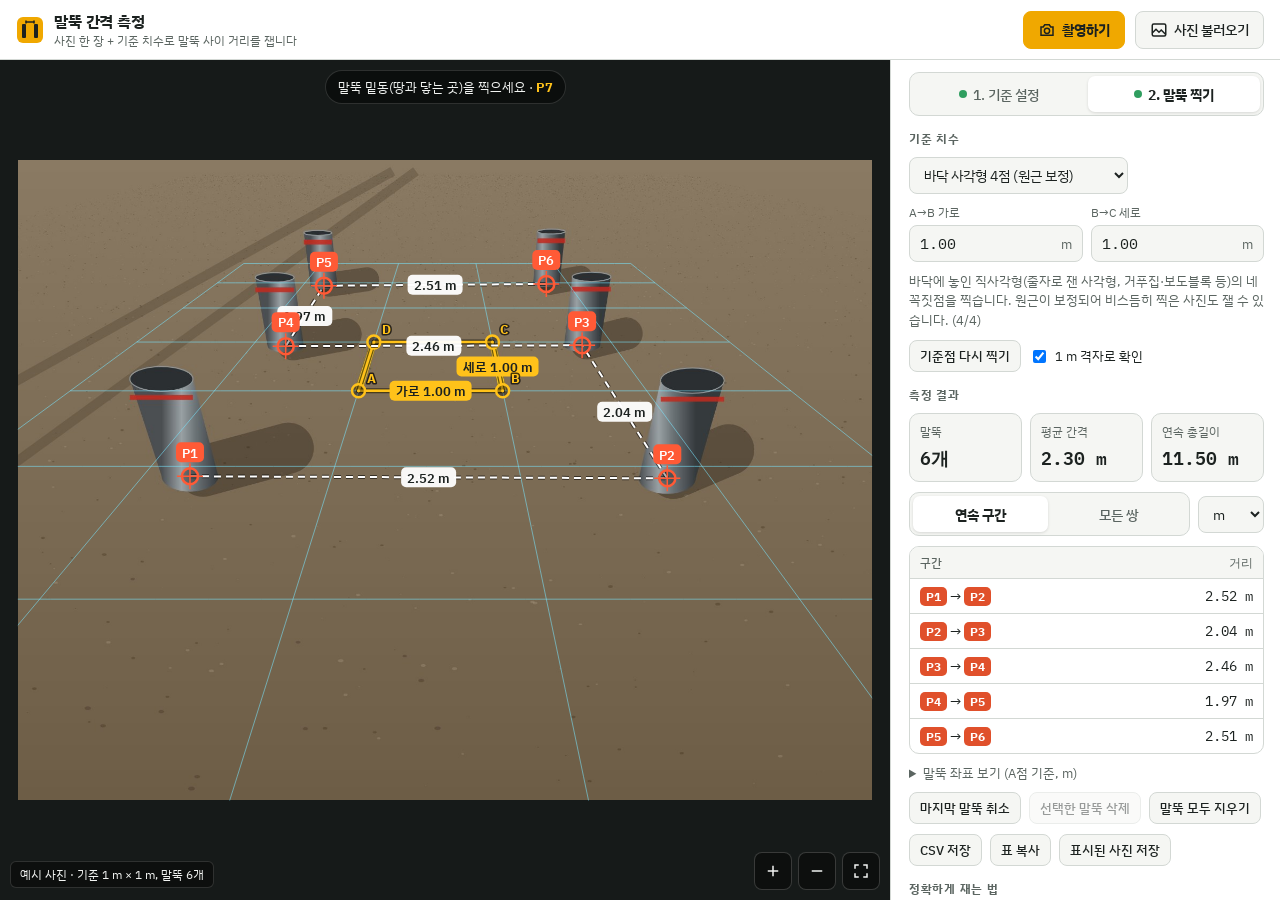
<file: pile-measure/index.html>
<!doctype html>
<html lang="ko"><head><meta charset="utf-8"><meta name="viewport" content="width=device-width,initial-scale=1,viewport-fit=cover"><style>:root{padding-top:env(safe-area-inset-top,0px);padding-bottom:env(safe-area-inset-bottom,0px)}body{margin:0}img{max-width:100%}[hidden]{display:none!important}</style></head><body>
<title>말뚝 간격 측정</title>
<meta name="claude:viewport-fit-sides" content="cover">
<link rel="preconnect" href="https://fonts.googleapis.com">
<link rel="stylesheet" href="https://fonts.googleapis.com/css2?family=IBM+Plex+Mono:wght@500;600&family=IBM+Plex+Sans+KR:wght@400;500;700&display=swap">
<style>
/* Layout: one-screen field tool. Dark photo stage on top (or left on wide screens), control sheet below (or right). */
:root {
  --bg: #eceeea;
  --surface: #ffffff;
  --surface-2: #f5f6f3;
  --ink: #1c2220;
  --muted: #5b6561;
  --line: #d3d8d4;
  --accent: #f0a800;      /* survey-tape yellow */
  --accent-ink: #1c2220;
  --pile: #e0502b;        /* marking-paint orange */
  --warn-bg: #fff3d6;
  --warn-ink: #6b4a00;
  --stage: #161a19;
  --font-ui: "IBM Plex Sans KR", "Apple SD Gothic Neo", "Malgun Gothic", system-ui, sans-serif;
  --font-num: "IBM Plex Mono", ui-monospace, "SFMono-Regular", Menlo, monospace;
}
@media (prefers-color-scheme: dark) {
  :root:not([data-theme="light"]) {
    --bg: #121514; --surface: #1b201e; --surface-2: #222826; --ink: #e6eae7; --muted: #9ba5a0;
    --line: #2f3633; --accent: #ffbe1a; --accent-ink: #141716; --pile: #ff6a43;
    --warn-bg: #3a2f12; --warn-ink: #ffd98a; --stage: #0c0e0d; color-scheme: dark;
  }
}
:root[data-theme="dark"] {
  --bg: #121514; --surface: #1b201e; --surface-2: #222826; --ink: #e6eae7; --muted: #9ba5a0;
  --line: #2f3633; --accent: #ffbe1a; --accent-ink: #141716; --pile: #ff6a43;
  --warn-bg: #3a2f12; --warn-ink: #ffd98a; --stage: #0c0e0d; color-scheme: dark;
}
* { box-sizing: border-box; }
html, body { height: 100%; }
body { background: var(--bg); color: var(--ink); font-family: var(--font-ui); font-size: 14px; overflow: hidden; }
button, input, select { font: inherit; color: inherit; }
.app { height: 100%; display: grid; grid-template-rows: auto minmax(220px, 1fr) auto; }
header {
  display: flex; align-items: center; gap: 10px; flex-wrap: wrap;
  padding-block: 10px; padding-left: max(16px, env(safe-area-inset-left, 0px)); padding-right: max(16px, env(safe-area-inset-right, 0px));
  background: var(--surface); border-bottom: 1px solid var(--line);
}
.brand { display: flex; align-items: center; gap: 10px; margin-right: auto; min-width: 0; }
.brand-mark { width: 28px; height: 28px; flex: none; }
.brand h1 { font-size: 16px; font-weight: 700; margin: 0; letter-spacing: -0.01em; white-space: nowrap; }
.brand small { display: block; color: var(--muted); font-size: 11.5px; white-space: nowrap; }
.btn {
  display: inline-flex; align-items: center; justify-content: center; gap: 6px;
  min-height: 38px; padding: 0 14px; border-radius: 8px; border: 1px solid var(--line);
  background: var(--surface-2); cursor: pointer; font-weight: 500; white-space: nowrap;
}
.btn:hover { border-color: var(--muted); }
.btn:focus-visible, .seg button:focus-visible, input:focus-visible, select:focus-visible { outline: 2px solid var(--accent); outline-offset: 2px; }
.btn.primary { background: var(--accent); border-color: var(--accent); color: var(--accent-ink); font-weight: 700; }
.btn:disabled { opacity: .45; cursor: default; }
.btn.small { min-height: 32px; padding: 0 10px; font-size: 13px; }
.btn svg { width: 18px; height: 18px; }
input[type=file] { display: none; }

.stage { position: relative; background: var(--stage); min-height: 0; overflow: hidden; }
.stage canvas#view { position: absolute; inset: 0; width: 100%; height: 100%; touch-action: none; cursor: crosshair; display: block; }
.hint {
  position: absolute; top: 10px; left: max(10px, env(safe-area-inset-left, 0px)); right: max(10px, env(safe-area-inset-right, 0px));
  display: flex; justify-content: center; pointer-events: none;
}
.hint span {
  background: rgba(10, 12, 11, .78); color: #f2f4f2; padding: 7px 12px; border-radius: 999px; font-size: 13px;
  border: 1px solid rgba(255,255,255,.14); max-width: 100%; text-align: center;
}
.hint b { color: #ffc21a; font-weight: 700; }
.stage-tools { position: absolute; right: max(10px, env(safe-area-inset-right, 0px)); bottom: 10px; display: flex; gap: 6px; }
.stage-tools button {
  width: 38px; height: 38px; border-radius: 8px; border: 1px solid rgba(255,255,255,.18);
  background: rgba(10,12,11,.72); color: #f2f4f2; cursor: pointer; display: grid; place-items: center;
}
.stage-tools svg { width: 18px; height: 18px; }
.sample-tag {
  position: absolute; left: max(10px, env(safe-area-inset-left, 0px)); bottom: 12px; pointer-events: none;
  font-size: 12px; color: #f2f4f2; background: rgba(10,12,11,.72); padding: 4px 9px; border-radius: 6px; border: 1px solid rgba(255,255,255,.14);
}
#loupe {
  position: absolute; top: 56px; left: 12px; width: 132px; height: 132px; border-radius: 50%;
  border: 3px solid #ffc21a; box-shadow: 0 6px 22px rgba(0,0,0,.5); pointer-events: none; background: #000;
}

.panel {
  background: var(--surface); border-top: 1px solid var(--line); overflow-y: auto; max-height: 46vh;
  padding-block: 12px 18px; padding-left: max(16px, env(safe-area-inset-left, 0px)); padding-right: max(16px, env(safe-area-inset-right, 0px));
  display: flex; flex-direction: column; gap: 14px;
}
.seg { display: grid; grid-template-columns: 1fr 1fr; background: var(--surface-2); border: 1px solid var(--line); border-radius: 10px; padding: 3px; gap: 3px; }
.seg button { border: 0; background: transparent; border-radius: 7px; min-height: 36px; cursor: pointer; font-weight: 500; color: var(--muted); display: flex; align-items: center; justify-content: center; gap: 6px; }
.seg button[aria-pressed="true"] { background: var(--surface); color: var(--ink); font-weight: 700; box-shadow: 0 1px 3px rgba(0,0,0,.12); }
.seg .dot { width: 8px; height: 8px; border-radius: 50%; background: var(--line); }
.seg .dot.ok { background: #2f9e5f; }
.section { display: flex; flex-direction: column; gap: 10px; }
.section h2 { margin: 0; font-size: 12px; font-weight: 700; color: var(--muted); letter-spacing: .06em; }
.row { display: flex; gap: 8px; flex-wrap: wrap; align-items: center; }
.field { display: flex; flex-direction: column; gap: 4px; flex: 1 1 110px; min-width: 0; }
.field label { font-size: 12px; color: var(--muted); }
.field .inp { display: flex; align-items: center; border: 1px solid var(--line); border-radius: 8px; background: var(--surface-2); }
.field input { width: 100%; min-width: 0; border: 0; background: transparent; padding: 8px 10px; font-family: var(--font-num); font-size: 15px; font-variant-numeric: tabular-nums; }
.field .unit { padding-right: 10px; color: var(--muted); font-size: 13px; }
select { border: 1px solid var(--line); border-radius: 8px; background: var(--surface-2); padding: 7px 10px; min-height: 36px; }
.note { font-size: 12.5px; color: var(--muted); line-height: 1.55; margin: 0; }
.warn { font-size: 12.5px; line-height: 1.5; background: var(--warn-bg); color: var(--warn-ink); padding: 8px 10px; border-radius: 8px; margin: 0; }
.stats { display: grid; grid-template-columns: repeat(3, minmax(0, 1fr)); gap: 8px; }
.stat { background: var(--surface-2); border: 1px solid var(--line); border-radius: 10px; padding: 9px 10px; min-width: 0; }
.stat .k { font-size: 11.5px; color: var(--muted); }
.stat .v { font-family: var(--font-num); font-size: 18px; font-weight: 600; font-variant-numeric: tabular-nums; margin-top: 2px; white-space: nowrap; overflow: hidden; text-overflow: ellipsis; }
.table-wrap { overflow-x: auto; border: 1px solid var(--line); border-radius: 10px; }
table { width: 100%; border-collapse: collapse; font-size: 13.5px; }
th, td { padding: 7px 10px; text-align: left; border-bottom: 1px solid var(--line); white-space: nowrap; }
th { font-size: 11.5px; color: var(--muted); font-weight: 500; background: var(--surface-2); }
tr:last-child td { border-bottom: 0; }
td.num, th.num { text-align: right; font-family: var(--font-num); font-variant-numeric: tabular-nums; }
td .tag { display: inline-block; min-width: 26px; padding: 1px 6px; border-radius: 5px; background: var(--pile); color: #fff; font-weight: 700; font-size: 12px; text-align: center; }
details summary { cursor: pointer; color: var(--muted); font-size: 13px; }
.check { display: inline-flex; align-items: center; gap: 6px; font-size: 13px; cursor: pointer; }
.toast {
  position: fixed; left: 50%; bottom: calc(18px + env(safe-area-inset-bottom, 0px)); transform: translateX(-50%);
  background: var(--ink); color: var(--surface); padding: 9px 14px; border-radius: 8px; font-size: 13px; z-index: 20;
  max-width: calc(100% - 32px); text-align: center; box-shadow: 0 6px 20px rgba(0,0,0,.25);
}
.cam { position: fixed; inset: 0; z-index: 30; background: #000; color: #f2f4f2; overflow: hidden; }
.cam video { position: absolute; inset: 0; width: 100%; height: 100%; object-fit: contain; background: #000; }
.cam-guide { position: absolute; inset: 0; pointer-events: none; }
.cam-guide i { position: absolute; background: rgba(255,255,255,.22); }
.cam-guide i:nth-child(1) { left: 33.33%; top: 0; bottom: 0; width: 1px; }
.cam-guide i:nth-child(2) { left: 66.66%; top: 0; bottom: 0; width: 1px; }
.cam-guide i:nth-child(3) { top: 33.33%; left: 0; right: 0; height: 1px; }
.cam-guide i:nth-child(4) { top: 66.66%; left: 0; right: 0; height: 1px; }
.cam-guide b { position: absolute; left: 50%; top: 50%; width: 26px; height: 26px; margin: -13px 0 0 -13px; border: 2px solid #ffc21a; border-radius: 50%; }
.cam-top {
  position: absolute; top: calc(12px + env(safe-area-inset-top, 0px)); left: max(12px, env(safe-area-inset-left, 0px)); right: max(12px, env(safe-area-inset-right, 0px));
  display: flex; justify-content: center; pointer-events: none;
}
.cam-top span { background: rgba(10,12,11,.72); padding: 7px 12px; border-radius: 999px; font-size: 13px; text-align: center; border: 1px solid rgba(255,255,255,.14); }
.cam-err {
  position: absolute; left: 50%; top: 50%; transform: translate(-50%, -50%); width: min(340px, calc(100% - 32px));
  background: rgba(20,24,22,.94); border: 1px solid rgba(255,255,255,.16); border-radius: 12px; padding: 16px; display: flex; flex-direction: column; gap: 12px; text-align: center;
}
.cam-err p { margin: 0; line-height: 1.55; font-size: 14px; }
.cam-bar {
  position: absolute; left: 0; right: 0; bottom: 0; display: flex; align-items: center; justify-content: space-between;
  padding-top: 18px; padding-bottom: calc(22px + env(safe-area-inset-bottom, 0px));
  padding-left: max(28px, env(safe-area-inset-left, 0px)); padding-right: max(28px, env(safe-area-inset-right, 0px));
  background: linear-gradient(transparent, rgba(0,0,0,.6));
}
.cam-side { width: 48px; height: 48px; border-radius: 50%; border: 1px solid rgba(255,255,255,.25); background: rgba(10,12,11,.6); color: #f2f4f2; display: grid; place-items: center; cursor: pointer; }
.cam-side svg { width: 22px; height: 22px; }
.cam-shutter { width: 76px; height: 76px; border-radius: 50%; border: 4px solid #fff; background: transparent; padding: 4px; cursor: pointer; }
.cam-shutter span { display: block; width: 100%; height: 100%; border-radius: 50%; background: #ffc21a; transition: transform .08s; }
.cam-shutter:active span { transform: scale(.88); }
.cam-shutter:disabled { opacity: .4; }
.cam button:focus-visible { outline: 2px solid #ffc21a; outline-offset: 3px; }
@media (min-width: 900px) {
  .app { grid-template-columns: minmax(0, 1fr) 390px; grid-template-rows: auto minmax(0, 1fr); }
  header { grid-column: 1 / -1; }
  .panel { max-height: none; border-top: 0; border-left: 1px solid var(--line); padding-left: 18px; }
}
@media (max-width: 560px) {
  .brand small { display: none; }
  header .btn .lbl-long { display: none; }
}
@media (prefers-reduced-motion: reduce) { * { transition: none !important; } }
</style>

<div class="app">
  <header>
    <div class="brand">
      <svg class="brand-mark" viewBox="0 0 28 28" aria-hidden="true">
        <rect x="1" y="1" width="26" height="26" rx="6" fill="var(--accent)"/>
        <rect x="6" y="8" width="4" height="14" rx="1" fill="var(--accent-ink)"/>
        <rect x="18" y="8" width="4" height="14" rx="1" fill="var(--accent-ink)"/>
        <path d="M10 6h8M10 4.5v3M18 4.5v3" stroke="var(--accent-ink)" stroke-width="1.6" fill="none"/>
      </svg>
      <div>
        <h1>말뚝 간격 측정</h1>
        <small>사진 한 장 + 기준 치수로 말뚝 사이 거리를 잽니다</small>
      </div>
    </div>
    <button type="button" class="btn primary" id="camBtn">
      <svg viewBox="0 0 24 24" fill="none" stroke="currentColor" stroke-width="2" aria-hidden="true"><path d="M4 8h3l2-3h6l2 3h3v11H4z"/><circle cx="12" cy="13" r="3.5"/></svg>
      <span>촬영<span class="lbl-long">하기</span></span>
    </button>
    <label class="btn" for="fileInput">
      <svg viewBox="0 0 24 24" fill="none" stroke="currentColor" stroke-width="2" aria-hidden="true"><rect x="3" y="4" width="18" height="16" rx="2"/><path d="m3 16 5-5 4 4 3-3 6 6"/></svg>
      <span>사진<span class="lbl-long"> 불러오기</span></span>
    </label>
    <input id="camInput" type="file" accept="image/*" capture="environment">
    <input id="fileInput" type="file" accept="image/*">
  </header>

  <div class="stage" id="stage">
    <canvas id="view"></canvas>
    <div class="hint"><span id="hint"></span></div>
    <canvas id="loupe" width="264" height="264" hidden></canvas>
    <div class="sample-tag" id="sampleTag">예시 사진 · 기준 1 m × 1 m, 말뚝 6개</div>
    <div class="stage-tools">
      <button type="button" id="zoomIn" aria-label="확대"><svg viewBox="0 0 24 24" fill="none" stroke="currentColor" stroke-width="2"><path d="M12 5v14M5 12h14"/></svg></button>
      <button type="button" id="zoomOut" aria-label="축소"><svg viewBox="0 0 24 24" fill="none" stroke="currentColor" stroke-width="2"><path d="M5 12h14"/></svg></button>
      <button type="button" id="fitBtn" aria-label="화면에 맞추기"><svg viewBox="0 0 24 24" fill="none" stroke="currentColor" stroke-width="2"><path d="M4 9V4h5M20 9V4h-5M4 15v5h5M20 15v5h-5"/></svg></button>
    </div>
  </div>

  <aside class="panel">
    <div class="seg" role="group" aria-label="작업 단계">
      <button type="button" id="modeRef" aria-pressed="true"><span class="dot" id="dotRef"></span>1. 기준 설정</button>
      <button type="button" id="modePile" aria-pressed="false"><span class="dot" id="dotPile"></span>2. 말뚝 찍기</button>
    </div>

    <section class="section" id="refSection">
      <h2>기준 치수</h2>
      <div class="row">
        <select id="refType" aria-label="기준 방식">
          <option value="rect">바닥 사각형 4점 (원근 보정)</option>
          <option value="line">기준 길이 2점 (위에서 수직 촬영)</option>
        </select>
      </div>
      <div class="row" id="rectFields">
        <div class="field"><label for="refW">A→B 가로</label><div class="inp"><input id="refW" type="number" inputmode="decimal" step="0.01" min="0.01" value="1.00"><span class="unit">m</span></div></div>
        <div class="field"><label for="refH">B→C 세로</label><div class="inp"><input id="refH" type="number" inputmode="decimal" step="0.01" min="0.01" value="1.00"><span class="unit">m</span></div></div>
      </div>
      <div class="row" id="lineFields" hidden>
        <div class="field"><label for="refL">두 점 사이 실제 길이</label><div class="inp"><input id="refL" type="number" inputmode="decimal" step="0.01" min="0.01" value="1.00"><span class="unit">m</span></div></div>
      </div>
      <p class="note" id="refNote"></p>
      <p class="warn" id="refWarn" hidden></p>
      <div class="row">
        <button type="button" class="btn small" id="resetRef">기준점 다시 찍기</button>
        <label class="check"><input type="checkbox" id="showGrid" checked> 1 m 격자로 확인</label>
      </div>
    </section>

    <section class="section">
      <h2>측정 결과</h2>
      <div class="stats">
        <div class="stat"><div class="k">말뚝</div><div class="v" id="stCount">0개</div></div>
        <div class="stat"><div class="k">평균 간격</div><div class="v" id="stAvg">–</div></div>
        <div class="stat"><div class="k">연속 총길이</div><div class="v" id="stTotal">–</div></div>
      </div>
      <p class="warn" id="pileWarn" hidden></p>
      <div class="row">
        <div class="seg" style="flex:1 1 200px" role="group" aria-label="표 보기">
          <button type="button" id="listSeq" aria-pressed="true">연속 구간</button>
          <button type="button" id="listAll" aria-pressed="false">모든 쌍</button>
        </div>
        <select id="unit" aria-label="단위">
          <option value="m">m</option>
          <option value="mm">mm</option>
        </select>
      </div>
      <div class="table-wrap"><table id="distTable"></table></div>
      <details>
        <summary>말뚝 좌표 보기 (A점 기준, m)</summary>
        <div class="table-wrap" style="margin-top:8px"><table id="coordTable"></table></div>
      </details>
      <div class="row">
        <button type="button" class="btn small" id="undoPile">마지막 말뚝 취소</button>
        <button type="button" class="btn small" id="delSel" disabled>선택한 말뚝 삭제</button>
        <button type="button" class="btn small" id="clearPiles">말뚝 모두 지우기</button>
      </div>
      <div class="row">
        <button type="button" class="btn small" id="saveCsv">CSV 저장</button>
        <button type="button" class="btn small" id="copyCsv">표 복사</button>
        <button type="button" class="btn small" id="savePng">표시된 사진 저장</button>
      </div>
    </section>

    <section class="section">
      <h2>정확하게 재는 법</h2>
      <p class="note">
        · 말뚝은 <b>땅에 닿는 밑동</b>을 찍으세요. 머리를 찍으면 높이만큼 거리가 틀어집니다.<br>
        · 기준 사각형은 말뚝들과 <b>같은 바닥면</b>에 두고, 측정 범위의 가운데쯤에 크게 잡을수록 정확합니다 (줄자로 잰 2 m × 2 m 등).<br>
        · 꼭짓점은 A→B→C→D 둘레 순서로 찍습니다. 점을 길게 눌러 끌면 확대경으로 미세 조정됩니다.<br>
        · 두 손가락으로 확대·이동할 수 있습니다. 격자가 바닥 줄눈·줄자와 맞으면 보정이 잘 된 것입니다.<br>
        · 바닥이 크게 기울었거나 울퉁불퉁하면 오차가 커집니다. 중요한 시공 검측은 줄자·토털스테이션으로 확인하세요.
      </p>
    </section>
  </aside>
</div>
<div class="cam" id="cam" hidden role="dialog" aria-label="카메라">
  <video id="camVideo" playsinline muted autoplay></video>
  <div class="cam-guide" aria-hidden="true"><i></i><i></i><i></i><i></i><b></b></div>
  <div class="cam-top"><span id="camTip">기준 사각형과 말뚝 밑동이 모두 화면에 들어오게 찍으세요</span></div>
  <div class="cam-err" id="camErr" hidden>
    <p id="camErrMsg"></p>
    <label class="btn primary" for="camInput">기본 카메라 앱으로 찍기</label>
  </div>
  <div class="cam-bar">
    <button type="button" class="cam-side" id="camClose" aria-label="카메라 닫기"><svg viewBox="0 0 24 24" fill="none" stroke="currentColor" stroke-width="2.2"><path d="M6 6l12 12M18 6 6 18"/></svg></button>
    <button type="button" class="cam-shutter" id="camShot" aria-label="사진 찍기"><span></span></button>
    <button type="button" class="cam-side" id="camFlip" aria-label="전면·후면 카메라 전환"><svg viewBox="0 0 24 24" fill="none" stroke="currentColor" stroke-width="2"><path d="M4 8h3l2-3h6l2 3h3v11H4z"/><path d="M9.5 12.5a2.8 2.8 0 0 1 5-1.2M14.5 14a2.8 2.8 0 0 1-5 1.2"/><path d="M14.8 9.6v1.9h-1.9M9.2 16.6v-1.9h1.9"/></svg></button>
  </div>
</div>
<div class="toast" id="toast" hidden></div>

<script>
(() => {
  "use strict";
  const $ = (id) => document.getElementById(id);
  const canvas = $("view"), ctx = canvas.getContext("2d");
  const stage = $("stage"), loupe = $("loupe"), lctx = loupe.getContext("2d");

  const state = {
    img: null, imgW: 0, imgH: 0, isSample: false,
    mode: "ref", refType: "rect",
    refPts: [], piles: [],
    selected: null,            // {kind:'ref'|'pile', i}
    showGrid: true, listMode: "seq", unit: "m",
  };
  const view = { s: 1, tx: 0, ty: 0, touched: false };
  let dpr = window.devicePixelRatio || 1;
  let cw = 0, ch = 0;

  // ---------- math ----------
  function solve(A, b) {
    const n = b.length;
    for (let c = 0; c < n; c++) {
      let p = c;
      for (let r = c + 1; r < n; r++) if (Math.abs(A[r][c]) > Math.abs(A[p][c])) p = r;
      if (Math.abs(A[p][c]) < 1e-12) return null;
      [A[c], A[p]] = [A[p], A[c]]; [b[c], b[p]] = [b[p], b[c]];
      for (let r = c + 1; r < n; r++) {
        const f = A[r][c] / A[c][c];
        for (let k = c; k < n; k++) A[r][k] -= f * A[c][k];
        b[r] -= f * b[c];
      }
    }
    const x = new Array(n).fill(0);
    for (let r = n - 1; r >= 0; r--) {
      let s = b[r];
      for (let k = r + 1; k < n; k++) s -= A[r][k] * x[k];
      x[r] = s / A[r][r];
    }
    return x;
  }
  function homography(src, dst) {
    const A = [], b = [];
    for (let i = 0; i < 4; i++) {
      const [x, y] = src[i], [u, v] = dst[i];
      A.push([x, y, 1, 0, 0, 0, -u * x, -u * y]); b.push(u);
      A.push([0, 0, 0, x, y, 1, -v * x, -v * y]); b.push(v);
    }
    const h = solve(A, b);
    return h ? [...h, 1] : null;
  }
  function applyH(H, x, y) {
    const w = H[6] * x + H[7] * y + H[8];
    return { x: (H[0] * x + H[1] * y + H[2]) / w, y: (H[3] * x + H[4] * y + H[5]) / w, w };
  }
  function inv3(m) {
    const [a, b, c, d, e, f, g, h, i] = m;
    const A = e * i - f * h, B = -(d * i - f * g), C = d * h - e * g;
    const det = a * A + b * B + c * C;
    if (Math.abs(det) < 1e-15) return null;
    return [A / det, -(b * i - c * h) / det, (b * f - c * e) / det,
            B / det, (a * i - c * g) / det, -(a * f - c * d) / det,
            C / det, -(a * h - b * g) / det, (a * e - b * d) / det];
  }
  const dist = (a, b) => Math.hypot(a.x - b.x, a.y - b.y);
  function isConvex(p) {
    let sign = 0;
    for (let i = 0; i < 4; i++) {
      const a = p[i], b = p[(i + 1) % 4], c = p[(i + 2) % 4];
      const z = (b.x - a.x) * (c.y - b.y) - (b.y - a.y) * (c.x - b.x);
      if (Math.abs(z) < 1e-9) return false;
      const s = Math.sign(z);
      if (sign && s !== sign) return false;
      sign = s;
    }
    return true;
  }
  const num = (id) => { const v = parseFloat($(id).value); return isFinite(v) && v > 0 ? v : null; };

  // Calibration: returns {H (image->world), Hinv, ok, problem}
  function calib() {
    const r = state.refPts;
    if (state.refType === "rect") {
      if (r.length < 4) return { ok: false };
      const W = num("refW"), Hh = num("refH");
      if (!W || !Hh) return { ok: false, problem: "가로·세로 치수를 0보다 크게 입력하세요." };
      if (!isConvex(r)) return { ok: false, problem: "꼭짓점이 꼬였습니다. A→B→C→D를 사각형 둘레 순서대로 다시 찍으세요." };
      const H = homography(r.map(p => [p.x, p.y]), [[0, 0], [W, 0], [W, Hh], [0, Hh]]);
      if (!H) return { ok: false, problem: "기준점이 한 줄에 있어 계산할 수 없습니다." };
      // Keep w positive inside the reference quad.
      const c = applyH(H, (r[0].x + r[2].x) / 2, (r[0].y + r[2].y) / 2);
      const Hs = c.w < 0 ? H.map(v => -v) : H;
      return { ok: true, H: Hs, Hinv: inv3(Hs), size: Math.max(W, Hh), center: { x: W / 2, y: Hh / 2 } };
    } else {
      if (r.length < 2) return { ok: false };
      const L = num("refL");
      if (!L) return { ok: false, problem: "기준 길이를 0보다 크게 입력하세요." };
      const px = dist(r[0], r[1]);
      if (px < 2) return { ok: false, problem: "두 기준점이 너무 가깝습니다." };
      const k = L / px;
      const H = [k, 0, -k * r[0].x, 0, k, -k * r[0].y, 0, 0, 1];
      const mid = applyH(H, (r[0].x + r[1].x) / 2, (r[0].y + r[1].y) / 2);
      return { ok: true, H, Hinv: inv3(H), size: L, center: mid, scaleOnly: true };
    }
  }
  const refNeed = () => (state.refType === "rect" ? 4 : 2);

  function measure() {
    const cal = calib();
    const world = cal.ok ? state.piles.map(p => {
      const q = applyH(cal.H, p.x, p.y);
      return q.w > 0 ? q : null;
    }) : state.piles.map(() => null);
    const seq = [];
    for (let i = 1; i < state.piles.length; i++) {
      const a = world[i - 1], b = world[i];
      seq.push({ i: i - 1, j: i, d: a && b ? dist(a, b) : null });
    }
    const all = [];
    for (let i = 0; i < state.piles.length; i++)
      for (let j = i + 1; j < state.piles.length; j++) {
        const a = world[i], b = world[j];
        all.push({ i, j, d: a && b ? dist(a, b) : null });
      }
    return { cal, world, seq, all };
  }

  function fmt(d, withUnit = true) {
    if (d == null || !isFinite(d)) return "–";
    if (state.unit === "mm") return Math.round(d * 1000).toLocaleString("ko-KR") + (withUnit ? " mm" : "");
    return d.toFixed(2) + (withUnit ? " m" : "");
  }

  // ---------- view ----------
  function resize() {
    const r = stage.getBoundingClientRect();
    dpr = window.devicePixelRatio || 1;
    cw = r.width; ch = r.height;
    canvas.width = Math.round(cw * dpr); canvas.height = Math.round(ch * dpr);
    if (!view.touched) fit(); else draw();
  }
  function fit() {
    if (!state.img || !cw) { draw(); return; }
    const s = Math.min(cw / state.imgW, ch / state.imgH) * 0.96;
    view.s = s; view.tx = (cw - state.imgW * s) / 2; view.ty = (ch - state.imgH * s) / 2;
    draw();
  }
  function zoomAt(f, sx, sy) {
    const minS = Math.min(cw / state.imgW, ch / state.imgH) * 0.5, maxS = 12;
    const ns = Math.min(maxS, Math.max(minS, view.s * f));
    const ix = (sx - view.tx) / view.s, iy = (sy - view.ty) / view.s;
    view.s = ns; view.tx = sx - ix * ns; view.ty = sy - iy * ns; view.touched = true;
    draw();
  }
  const toScreen = (p) => ({ x: p.x * view.s + view.tx, y: p.y * view.s + view.ty });
  const toImg = (p) => ({ x: (p.x - view.tx) / view.s, y: (p.y - view.ty) / view.s });

  // ---------- drawing ----------
  const C_REF = "#ffc21a", C_PILE = "#ff5a36", C_GRID = "rgba(120, 230, 255, .55)";
  function label(c, text, x, y, k, bg, fg) {
    c.font = `600 ${12.5 * k}px "IBM Plex Sans KR", system-ui, sans-serif`;
    const w = c.measureText(text).width + 12 * k, h = 20 * k;
    c.fillStyle = bg; c.beginPath();
    c.roundRect ? c.roundRect(x - w / 2, y - h / 2, w, h, 5 * k) : c.rect(x - w / 2, y - h / 2, w, h);
    c.fill();
    c.fillStyle = fg; c.textAlign = "center"; c.textBaseline = "middle";
    c.fillText(text, x, y + 0.5 * k);
  }
  function overlay(c, T, k, m, forExport) {
    const { cal, seq } = m;
    // grid
    if (state.showGrid && cal.ok && !cal.scaleOnly && cal.Hinv) {
      const pts = [{ x: 0, y: 0 }, cal.center, ...m.world.filter(Boolean)];
      let x0 = Math.min(...pts.map(p => p.x)) - 1, x1 = Math.max(...pts.map(p => p.x)) + 1;
      let y0 = Math.min(...pts.map(p => p.y)) - 1, y1 = Math.max(...pts.map(p => p.y)) + 1;
      x0 = Math.floor(x0); x1 = Math.ceil(x1); y0 = Math.floor(y0); y1 = Math.ceil(y1);
      if ((x1 - x0) + (y1 - y0) < 120) {
        c.save();
        const o = T({ x: 0, y: 0 }), e = T({ x: state.imgW, y: state.imgH });
        c.beginPath(); c.rect(o.x, o.y, e.x - o.x, e.y - o.y); c.clip();
        c.strokeStyle = C_GRID; c.lineWidth = 1 * k;
        const seg = (ax, ay, bx, by) => {
          const N = 24; let prev = null;
          c.beginPath();
          for (let s = 0; s <= N; s++) {
            const wx = ax + (bx - ax) * s / N, wy = ay + (by - ay) * s / N;
            const q = applyH(cal.Hinv, wx, wy);
            if (q.w <= 0) { prev = null; continue; }
            const p = T(q);
            if (prev) c.lineTo(p.x, p.y); else c.moveTo(p.x, p.y);
            prev = p;
          }
          c.stroke();
        };
        for (let x = x0; x <= x1; x++) seg(x, y0, x, y1);
        for (let y = y0; y <= y1; y++) seg(x0, y, x1, y);
        c.restore();
      }
    }
    // reference
    const R = state.refPts.map(T);
    if (R.length) {
      c.lineJoin = "round";
      c.strokeStyle = "rgba(0,0,0,.55)"; c.lineWidth = 5 * k;
      const path = () => { c.beginPath(); R.forEach((p, i) => i ? c.lineTo(p.x, p.y) : c.moveTo(p.x, p.y)); if (R.length === 4) c.closePath(); };
      path(); c.stroke();
      c.strokeStyle = C_REF; c.lineWidth = 2.5 * k; path(); c.stroke();
      if (state.refType === "rect" && R.length >= 2) {
        const W = num("refW"), Hh = num("refH");
        label(c, `가로 ${W ? W.toFixed(2) : "?"} m`, (R[0].x + R[1].x) / 2, (R[0].y + R[1].y) / 2, k, C_REF, "#1c2220");
        if (R.length >= 3) label(c, `세로 ${Hh ? Hh.toFixed(2) : "?"} m`, (R[1].x + R[2].x) / 2, (R[1].y + R[2].y) / 2, k, C_REF, "#1c2220");
      } else if (state.refType === "line" && R.length === 2) {
        const L = num("refL");
        label(c, `기준 ${L ? L.toFixed(2) : "?"} m`, (R[0].x + R[1].x) / 2, (R[0].y + R[1].y) / 2 - 16 * k, k, C_REF, "#1c2220");
      }
      R.forEach((p, i) => {
        const sel = !forExport && state.selected && state.selected.kind === "ref" && state.selected.i === i;
        c.beginPath(); c.arc(p.x, p.y, (sel ? 9 : 6.5) * k, 0, Math.PI * 2);
        c.fillStyle = "rgba(0,0,0,.35)"; c.fill();
        c.lineWidth = 2.5 * k; c.strokeStyle = C_REF; c.stroke();
        c.beginPath(); c.arc(p.x, p.y, 1.6 * k, 0, Math.PI * 2); c.fillStyle = C_REF; c.fill();
        c.font = `700 ${13 * k}px "IBM Plex Sans KR", system-ui, sans-serif`;
        c.textAlign = "left"; c.textBaseline = "bottom";
        c.lineWidth = 3 * k; c.strokeStyle = "rgba(0,0,0,.7)";
        const t = "ABCD"[i]; c.strokeText(t, p.x + 8 * k, p.y - 6 * k);
        c.fillStyle = C_REF; c.fillText(t, p.x + 8 * k, p.y - 6 * k);
      });
    }
    // pile links (consecutive)
    const P = state.piles.map(T);
    for (const s of seq) {
      const a = P[s.i], b = P[s.j];
      c.setLineDash([7 * k, 5 * k]);
      c.strokeStyle = "rgba(0,0,0,.55)"; c.lineWidth = 4 * k;
      c.beginPath(); c.moveTo(a.x, a.y); c.lineTo(b.x, b.y); c.stroke();
      c.strokeStyle = "#ffffff"; c.lineWidth = 2 * k; c.stroke();
      c.setLineDash([]);
    }
    for (const s of seq) {
      const a = P[s.i], b = P[s.j];
      if (s.d != null) label(c, fmt(s.d), (a.x + b.x) / 2, (a.y + b.y) / 2, k, "rgba(255,255,255,.95)", "#1c2220");
    }
    P.forEach((p, i) => {
      const sel = !forExport && state.selected && state.selected.kind === "pile" && state.selected.i === i;
      c.beginPath(); c.arc(p.x, p.y, (sel ? 11 : 8) * k, 0, Math.PI * 2);
      c.fillStyle = "rgba(0,0,0,.3)"; c.fill();
      c.lineWidth = (sel ? 3.5 : 2.5) * k; c.strokeStyle = sel ? "#ffffff" : C_PILE; c.stroke();
      c.strokeStyle = C_PILE; c.lineWidth = 1.5 * k;
      c.beginPath(); c.moveTo(p.x - 13 * k, p.y); c.lineTo(p.x + 13 * k, p.y); c.moveTo(p.x, p.y - 13 * k); c.lineTo(p.x, p.y + 13 * k); c.stroke();
      label(c, "P" + (i + 1), p.x, p.y - 24 * k, k, C_PILE, "#ffffff");
    });
  }
  function draw() {
    ctx.setTransform(1, 0, 0, 1, 0, 0);
    ctx.clearRect(0, 0, canvas.width, canvas.height);
    if (!state.img) return;
    ctx.setTransform(dpr * view.s, 0, 0, dpr * view.s, dpr * view.tx, dpr * view.ty);
    ctx.imageSmoothingQuality = "high";
    ctx.drawImage(state.img, 0, 0);
    ctx.setTransform(dpr, 0, 0, dpr, 0, 0);
    overlay(ctx, toScreen, 1, measure(), false);
  }

  function drawLoupe(ip, screenPt) {
    const size = loupe.width, zoom = Math.max(view.s * 3, 0.6) * (size / 132);
    const half = size / 2 / zoom;
    lctx.setTransform(1, 0, 0, 1, 0, 0);
    lctx.fillStyle = "#000"; lctx.fillRect(0, 0, size, size);
    lctx.imageSmoothingEnabled = true;
    lctx.drawImage(state.img, ip.x - half, ip.y - half, half * 2, half * 2, 0, 0, size, size);
    const k = size / 132;
    lctx.strokeStyle = "rgba(0,0,0,.6)"; lctx.lineWidth = 4 * k;
    lctx.beginPath(); lctx.moveTo(size / 2, 14 * k); lctx.lineTo(size / 2, size - 14 * k); lctx.moveTo(14 * k, size / 2); lctx.lineTo(size - 14 * k, size / 2); lctx.stroke();
    lctx.strokeStyle = "#ffc21a"; lctx.lineWidth = 1.6 * k; lctx.stroke();
    loupe.hidden = false;
    const left = screenPt.x < 170 && screenPt.y < 210;
    loupe.style.left = left ? "" : "12px";
    loupe.style.right = left ? "12px" : "";
  }

  // ---------- UI text ----------
  function updateUI() {
    const m = measure();
    const need = refNeed(), have = state.refPts.length;
    $("modeRef").setAttribute("aria-pressed", state.mode === "ref");
    $("modePile").setAttribute("aria-pressed", state.mode === "pile");
    $("dotRef").classList.toggle("ok", m.cal.ok);
    $("dotPile").classList.toggle("ok", state.piles.length >= 2);
    $("rectFields").hidden = state.refType !== "rect";
    $("lineFields").hidden = state.refType !== "line";
    $("sampleTag").hidden = !state.isSample;

    $("refNote").textContent = state.refType === "rect"
      ? `바닥에 놓인 직사각형(줄자로 잰 사각형, 거푸집·보도블록 등)의 네 꼭짓점을 찍습니다. 원근이 보정되어 비스듬히 찍은 사진도 잴 수 있습니다. (${have}/4)`
      : `길이를 아는 두 점을 찍습니다. 드론·높은 곳에서 바닥을 수직으로 내려다본 사진에만 정확합니다. (${have}/2)`;
    $("refWarn").hidden = !m.cal.problem;
    $("refWarn").textContent = m.cal.problem || "";

    // hint
    const hint = $("hint");
    hint.replaceChildren();
    const b = (t) => { const e = document.createElement("b"); e.textContent = t; return e; };
    if (!state.img) hint.append("사진을 촬영하거나 불러오세요");
    else if (state.mode === "ref" && have < need) {
      if (state.refType === "rect") hint.append("기준 사각형 꼭짓점 ", b("ABCD"[have]), " 를 찍으세요 · 둘레 순서대로");
      else hint.append("기준 길이의 ", b(have === 0 ? "첫 번째" : "두 번째"), " 끝점을 찍으세요");
    } else if (state.mode === "ref") hint.append("점을 끌어 조정하거나 ", b("2. 말뚝 찍기"), " 로 넘어가세요");
    else hint.append("말뚝 밑동(땅과 닿는 곳)을 찍으세요 · ", b("P" + (state.piles.length + 1)));

    // stats
    const ds = m.seq.map(s => s.d).filter(d => d != null);
    $("stCount").textContent = state.piles.length + "개";
    $("stAvg").textContent = ds.length ? fmt(ds.reduce((a, b) => a + b, 0) / ds.length) : "–";
    $("stTotal").textContent = ds.length ? fmt(ds.reduce((a, b) => a + b, 0)) : "–";

    // warnings
    const warn = $("pileWarn");
    let wtext = "";
    if (state.piles.length && !m.cal.ok) wtext = "기준 설정이 끝나야 거리가 계산됩니다.";
    else if (m.cal.ok) {
      const far = m.world.map((w, i) => (!w ? i : (dist(w, m.cal.center) > 5 * m.cal.size ? i : -1))).filter(i => i >= 0);
      if (far.length) wtext = `${far.map(i => "P" + (i + 1)).join(", ")}: 기준에서 너무 멀어 오차가 클 수 있습니다. 더 큰 기준 사각형을 쓰거나 가까이서 다시 찍으세요.`;
    }
    warn.hidden = !wtext; warn.textContent = wtext;

    // distance table
    const table = $("distTable");
    table.replaceChildren();
    const rows = state.listMode === "seq" ? m.seq : m.all;
    const thead = table.createTHead().insertRow();
    for (const [t, cls] of [["구간", ""], ["거리", "num"]]) { const th = document.createElement("th"); th.textContent = t; if (cls) th.className = cls; thead.append(th); }
    const tb = table.createTBody();
    if (!rows.length) {
      const td = tb.insertRow().insertCell(); td.colSpan = 2; td.className = "note";
      td.textContent = "말뚝을 2개 이상 찍으면 거리가 표시됩니다.";
    }
    for (const r of rows) {
      const tr = tb.insertRow();
      const c1 = tr.insertCell();
      const t1 = document.createElement("span"); t1.className = "tag"; t1.textContent = "P" + (r.i + 1);
      const t2 = document.createElement("span"); t2.className = "tag"; t2.textContent = "P" + (r.j + 1);
      c1.append(t1, state.listMode === "seq" ? " → " : " – ", t2);
      const c2 = tr.insertCell(); c2.className = "num"; c2.textContent = fmt(r.d);
    }
    // coordinates
    const ct = $("coordTable"); ct.replaceChildren();
    const h2 = ct.createTHead().insertRow();
    for (const [t, cls] of [["말뚝", ""], ["X (A→B)", "num"], ["Y (A→D)", "num"]]) { const th = document.createElement("th"); th.textContent = t; if (cls) th.className = cls; h2.append(th); }
    const cb = ct.createTBody();
    m.world.forEach((w, i) => {
      const tr = cb.insertRow();
      tr.insertCell().textContent = "P" + (i + 1);
      const x = tr.insertCell(), y = tr.insertCell(); x.className = y.className = "num";
      x.textContent = w ? w.x.toFixed(3) : "–"; y.textContent = w ? w.y.toFixed(3) : "–";
    });

    $("delSel").disabled = !(state.selected && state.selected.kind === "pile");
    $("undoPile").disabled = !state.piles.length;
    $("clearPiles").disabled = !state.piles.length;
    $("listSeq").setAttribute("aria-pressed", state.listMode === "seq");
    $("listAll").setAttribute("aria-pressed", state.listMode === "all");
    draw();
  }

  let toastTimer;
  function toast(msg) {
    const t = $("toast"); t.textContent = msg; t.hidden = false;
    clearTimeout(toastTimer); toastTimer = setTimeout(() => { t.hidden = true; }, 2600);
  }

  // ---------- pointer interaction ----------
  const pointers = new Map();
  let g = null;
  const local = (e) => { const r = canvas.getBoundingClientRect(); return { x: e.clientX - r.left, y: e.clientY - r.top }; };
  function hitTest(sp) {
    let best = null, bd = 24;
    const test = (arr, kind) => arr.forEach((p, i) => { const d = dist(toScreen(p), sp); if (d < bd) { bd = d; best = { kind, i }; } });
    test(state.refPts, "ref"); test(state.piles, "pile");
    return best;
  }
  const ptOf = (sel) => (sel.kind === "ref" ? state.refPts : state.piles)[sel.i];
  const clampImg = (p) => ({ x: Math.min(state.imgW, Math.max(0, p.x)), y: Math.min(state.imgH, Math.max(0, p.y)) });

  canvas.addEventListener("pointerdown", (e) => {
    if (!state.img) return;
    canvas.setPointerCapture(e.pointerId);
    const p = local(e);
    pointers.set(e.pointerId, p);
    if (pointers.size === 1) {
      const hit = hitTest(p);
      if (hit) {
        state.selected = hit;
        const ip = ptOf(hit), im = toImg(p);
        g = { type: "drag", hit, off: { x: ip.x - im.x, y: ip.y - im.y }, start: p, moved: false };
        updateUI();
      } else g = { type: "pending", start: p, last: p };
    } else if (pointers.size === 2) {
      loupe.hidden = true;
      const [a, b] = [...pointers.values()];
      g = { type: "pinch", d0: dist(a, b) || 1, s0: view.s, tx0: view.tx, ty0: view.ty, m0: { x: (a.x + b.x) / 2, y: (a.y + b.y) / 2 } };
    }
  });
  canvas.addEventListener("pointermove", (e) => {
    if (!pointers.has(e.pointerId) || !g) return;
    const p = local(e);
    pointers.set(e.pointerId, p);
    if (g.type === "pinch" && pointers.size >= 2) {
      const [a, b] = [...pointers.values()];
      const mid = { x: (a.x + b.x) / 2, y: (a.y + b.y) / 2 };
      const minS = Math.min(cw / state.imgW, ch / state.imgH) * 0.5;
      const ns = Math.min(12, Math.max(minS, g.s0 * dist(a, b) / g.d0));
      const ix = (g.m0.x - g.tx0) / g.s0, iy = (g.m0.y - g.ty0) / g.s0;
      view.s = ns; view.tx = mid.x - ix * ns; view.ty = mid.y - iy * ns; view.touched = true;
      draw();
    } else if (g.type === "pending") {
      if (dist(p, g.start) > 7) { g = { type: "pan", last: p }; }
    } else if (g.type === "pan") {
      view.tx += p.x - g.last.x; view.ty += p.y - g.last.y; g.last = p; view.touched = true; draw();
    } else if (g.type === "drag") {
      if (dist(p, g.start) > 3) g.moved = true;
      if (!g.moved) return;
      const im = toImg(p);
      const np = clampImg({ x: im.x + g.off.x, y: im.y + g.off.y });
      const arr = g.hit.kind === "ref" ? state.refPts : state.piles;
      arr[g.hit.i] = np;
      drawLoupe(np, p);
      updateUI();
    }
  });
  function endPointer(e) {
    if (!pointers.has(e.pointerId)) return;
    pointers.delete(e.pointerId);
    if (g && g.type === "pending" && pointers.size === 0) tap(g.start);
    if (g && g.type === "drag") loupe.hidden = true;
    if (pointers.size === 1 && g && g.type === "pinch") g = { type: "pan", last: [...pointers.values()][0] };
    else if (pointers.size === 0) g = null;
  }
  canvas.addEventListener("pointerup", endPointer);
  canvas.addEventListener("pointercancel", endPointer);
  canvas.addEventListener("wheel", (e) => {
    if (!state.img) return;
    e.preventDefault();
    const p = local(e);
    zoomAt(Math.exp(-e.deltaY * 0.0015), p.x, p.y);
  }, { passive: false });

  function tap(sp) {
    const ip = toImg(sp);
    if (ip.x < 0 || ip.y < 0 || ip.x > state.imgW || ip.y > state.imgH) { state.selected = null; updateUI(); return; }
    if (state.mode === "ref") {
      if (state.refPts.length < refNeed()) {
        state.refPts.push(ip);
        state.selected = { kind: "ref", i: state.refPts.length - 1 };
        if (state.refPts.length === refNeed()) {
          const cal = calib();
          if (cal.ok) { state.mode = "pile"; state.selected = null; toast("기준 설정 완료 · 이제 말뚝 밑동을 찍으세요"); }
        }
      } else { state.selected = null; toast("기준점은 끌어서 옮기거나 ‘기준점 다시 찍기’를 누르세요"); }
    } else {
      state.piles.push(ip);
      state.selected = { kind: "pile", i: state.piles.length - 1 };
    }
    updateUI();
  }

  // ---------- controls ----------
  $("modeRef").onclick = () => { state.mode = "ref"; updateUI(); };
  $("modePile").onclick = () => { state.mode = "pile"; updateUI(); };
  $("refType").onchange = (e) => { state.refType = e.target.value; state.refPts = []; state.mode = "ref"; state.selected = null; updateUI(); };
  for (const id of ["refW", "refH", "refL"]) $(id).addEventListener("input", updateUI);
  $("resetRef").onclick = () => { state.refPts = []; state.mode = "ref"; state.selected = null; updateUI(); };
  $("showGrid").onchange = (e) => { state.showGrid = e.target.checked; updateUI(); };
  $("listSeq").onclick = () => { state.listMode = "seq"; updateUI(); };
  $("listAll").onclick = () => { state.listMode = "all"; updateUI(); };
  $("unit").onchange = (e) => { state.unit = e.target.value; updateUI(); };
  $("undoPile").onclick = () => { state.piles.pop(); state.selected = null; updateUI(); };
  $("clearPiles").onclick = () => { state.piles = []; state.selected = null; updateUI(); };
  $("delSel").onclick = () => {
    if (state.selected && state.selected.kind === "pile") { state.piles.splice(state.selected.i, 1); state.selected = null; updateUI(); }
  };
  $("zoomIn").onclick = () => state.img && zoomAt(1.4, cw / 2, ch / 2);
  $("zoomOut").onclick = () => state.img && zoomAt(1 / 1.4, cw / 2, ch / 2);
  $("fitBtn").onclick = () => { view.touched = false; fit(); };
  document.addEventListener("keydown", (e) => {
    if ((e.key === "Delete" || e.key === "Backspace") && e.target === document.body && state.selected?.kind === "pile") $("delSel").click();
  });

  function loadFile(file) {
    if (!file) return;
    const url = URL.createObjectURL(file);
    const img = new Image();
    img.onload = () => {
      setImage(img, false);
      toast(state.refType === "rect" ? "바닥 기준 사각형의 꼭짓점 A부터 찍으세요" : "기준 길이의 양 끝을 찍으세요");
    };
    img.onerror = () => toast("이 사진을 열 수 없습니다. JPG나 PNG로 다시 시도하세요.");
    img.src = url;
  }
  function setImage(img, sample) {
    state.img = img; state.imgW = img.naturalWidth; state.imgH = img.naturalHeight; state.isSample = sample;
    state.refPts = []; state.piles = []; state.selected = null; state.mode = "ref";
    view.touched = false; fit(); updateUI();
  }
  $("camInput").onchange = (e) => { closeCam(); loadFile(e.target.files[0]); e.target.value = ""; };

  // ---------- live camera ----------
  const video = $("camVideo");
  let stream = null, facing = "environment", camOpen = false;
  function cameraAllowedHere() {
    if (!navigator.mediaDevices || !navigator.mediaDevices.getUserMedia) return false;
    try {
      const fp = document.permissionsPolicy || document.featurePolicy;
      if (fp && typeof fp.allowsFeature === "function" && !fp.allowsFeature("camera")) return false;
    } catch {}
    return true;
  }
  function stopStream() {
    if (stream) stream.getTracks().forEach(t => t.stop());
    stream = null; video.srcObject = null;
  }
  function camError(msg) {
    $("camErrMsg").textContent = msg; $("camErr").hidden = false; $("camShot").disabled = true;
  }
  async function startStream() {
    stopStream();
    $("camErr").hidden = true; $("camShot").disabled = true;
    try {
      stream = await navigator.mediaDevices.getUserMedia({
        audio: false,
        video: { facingMode: { ideal: facing }, width: { ideal: 3840 }, height: { ideal: 2160 } },
      });
      if (!camOpen) { stopStream(); return; }
      video.srcObject = stream;
      await video.play().catch(() => {});
      $("camShot").disabled = false;
    } catch (err) {
      const name = err && err.name;
      if (name === "NotAllowedError" || name === "SecurityError")
        camError("카메라 권한이 막혀 있습니다. 브라우저 주소창의 권한 설정에서 카메라를 허용하거나, 아래 버튼으로 기본 카메라 앱을 쓰세요.");
      else if (name === "NotFoundError" || name === "OverconstrainedError")
        camError("이 기기에서 카메라를 찾지 못했습니다. 아래 버튼으로 기본 카메라 앱을 쓰세요.");
      else camError("카메라를 열 수 없습니다. 다른 앱이 카메라를 쓰고 있는지 확인하거나, 아래 버튼으로 기본 카메라 앱을 쓰세요.");
    }
  }
  function openCam() {
    if (!cameraAllowedHere()) { $("camInput").click(); return; }  // e.g. inside a frame that blocks the camera
    camOpen = true; $("cam").hidden = false;
    startStream();
  }
  function closeCam() {
    camOpen = false; stopStream(); $("cam").hidden = true;
  }
  function shoot() {
    const w = video.videoWidth, h = video.videoHeight;
    if (!w || !h) return;
    const cv = document.createElement("canvas"); cv.width = w; cv.height = h;
    cv.getContext("2d").drawImage(video, 0, 0, w, h);
    $("camShot").disabled = true;
    cv.toBlob((blob) => {
      closeCam();
      if (!blob) { toast("사진을 만들지 못했습니다. 다시 찍어 주세요."); return; }
      loadFile(blob);
    }, "image/jpeg", 0.92);
  }
  $("camBtn").onclick = openCam;
  $("camClose").onclick = closeCam;
  $("camShot").onclick = shoot;
  $("camFlip").onclick = () => { facing = facing === "environment" ? "user" : "environment"; startStream(); };
  document.addEventListener("keydown", (e) => {
    if (!camOpen) return;
    if (e.key === "Escape") closeCam();
    else if (e.key === " " || e.key === "Enter") { if (e.target === document.body) { e.preventDefault(); shoot(); } }
  });
  document.addEventListener("visibilitychange", () => {
    if (!camOpen) return;
    if (document.hidden) stopStream(); else startStream();
  });
  $("fileInput").onchange = (e) => { loadFile(e.target.files[0]); e.target.value = ""; };

  // ---------- export ----------
  function csvText() {
    const m = measure();
    const lines = ["구분,시작,끝,거리(m)"];
    m.seq.forEach(s => lines.push(`연속,P${s.i + 1},P${s.j + 1},${s.d != null ? s.d.toFixed(3) : ""}`));
    m.all.forEach(s => lines.push(`쌍,P${s.i + 1},P${s.j + 1},${s.d != null ? s.d.toFixed(3) : ""}`));
    lines.push("", "말뚝,X(m),Y(m)");
    m.world.forEach((w, i) => lines.push(`P${i + 1},${w ? w.x.toFixed(3) : ""},${w ? w.y.toFixed(3) : ""}`));
    lines.push("", state.refType === "rect"
      ? `기준,사각형,${num("refW") || ""},${num("refH") || ""}`
      : `기준,길이,${num("refL") || ""}`);
    return lines.join("\n");
  }
  const stamp = () => { const d = new Date(), p = (n) => String(n).padStart(2, "0"); return `${d.getFullYear()}${p(d.getMonth() + 1)}${p(d.getDate())}-${p(d.getHours())}${p(d.getMinutes())}`; };
  let dlPromise = null;
  function getDownloads() {
    if (!dlPromise) dlPromise = (window.claude && typeof window.claude.use === "function")
      ? window.claude.use("downloads").catch(() => null) : Promise.resolve(undefined);
    return dlPromise;
  }
  getDownloads();
  async function saveFile(filename, data) {
    const dl = await getDownloads();
    if (dl === undefined) {           // standalone page outside Claude
      const blob = data instanceof Blob ? data : new Blob([data], { type: "text/csv" });
      const a = document.createElement("a"); a.href = URL.createObjectURL(blob); a.download = filename;
      document.body.append(a); a.click(); a.remove();
      return;
    }
    if (!dl) { toast("이 화면에서는 파일을 저장할 수 없습니다. ‘표 복사’를 쓰세요."); return; }
    try { await dl.save({ filename, data }); toast("저장했습니다"); }
    catch (err) {
      if (err && err.code === "declined") return;
      if (err && err.code === "host_unavailable") toast("이 앱에서는 저장할 수 없습니다. 브라우저에서 열어 저장하세요.");
      else toast("저장하지 못했습니다. 잠시 후 다시 시도하세요.");
    }
  }
  $("saveCsv").onclick = () => {
    if (!state.piles.length) { toast("먼저 말뚝을 찍으세요"); return; }
    saveFile(`말뚝간격-${stamp()}.csv`, "﻿" + csvText());
  };
  $("copyCsv").onclick = () => {
    const text = csvText().replace(/,/g, "\t");
    const fallback = () => {
      const ta = document.createElement("textarea"); ta.value = text; ta.style.position = "fixed"; ta.style.opacity = "0";
      document.body.append(ta); ta.select();
      try { document.execCommand("copy"); toast("표를 복사했습니다 · 엑셀에 붙여넣기"); } catch { toast("복사하지 못했습니다"); }
      ta.remove();
    };
    if (navigator.clipboard && navigator.clipboard.writeText)
      navigator.clipboard.writeText(text).then(() => toast("표를 복사했습니다 · 엑셀에 붙여넣기"), fallback);
    else fallback();
  };
  $("savePng").onclick = () => {
    if (!state.img) return;
    const maxSide = 4000, sc = Math.min(1, maxSide / Math.max(state.imgW, state.imgH));
    const out = document.createElement("canvas");
    out.width = Math.round(state.imgW * sc); out.height = Math.round(state.imgH * sc);
    const c = out.getContext("2d");
    c.drawImage(state.img, 0, 0, out.width, out.height);
    const k = Math.max(out.width, out.height) / 900;
    overlay(c, (p) => ({ x: p.x * sc, y: p.y * sc }), k, measure(), true);
    out.toBlob((blob) => blob ? saveFile(`말뚝간격-${stamp()}.png`, blob) : toast("사진을 만들지 못했습니다"), "image/png");
  };

  // ---------- sample scene (synthetic photo with known geometry) ----------
  function makeSample() {
    const W = 1600, Hh = 1200, F = 1050, h = 1.6, pitch = 33 * Math.PI / 180, camX = 0.1;
    const sp = Math.sin(pitch), cp = Math.cos(pitch);
    const proj = (X, Y, Z = 0) => {
      const vx = X - camX, vy = Y, vz = Z - h;
      const xc = vx, yc = vy * sp + vz * cp, zc = vy * cp - vz * sp;
      return { x: W / 2 + F * xc / zc, y: Hh / 2 - F * yc / zc };
    };
    const cv = document.createElement("canvas"); cv.width = W; cv.height = Hh;
    const c = cv.getContext("2d");
    // ground: compacted soil
    const gr = c.createLinearGradient(0, 0, 0, Hh);
    gr.addColorStop(0, "#8a7a63"); gr.addColorStop(1, "#6d5d47");
    c.fillStyle = gr; c.fillRect(0, 0, W, Hh);
    // speckle texture, denser far away
    let seed = 7; const rnd = () => (seed = (seed * 16807) % 2147483647) / 2147483647;
    for (let i = 0; i < 9000; i++) {
      const X = (rnd() - 0.5) * 16, Y = 0.6 + rnd() * 20;
      const p = proj(X, Y); if (p.x < 0 || p.x > W || p.y < 0 || p.y > Hh) continue;
      const r = Math.max(0.6, 9 / (Y + 1) * rnd());
      c.fillStyle = rnd() > 0.5 ? "rgba(60,48,34,.35)" : "rgba(170,154,128,.35)";
      c.beginPath(); c.ellipse(p.x, p.y, r * 1.4, r * 0.8, 0, 0, Math.PI * 2); c.fill();
    }
    // tyre ruts
    c.strokeStyle = "rgba(55,44,30,.25)"; c.lineWidth = 18;
    for (const X of [-3.2, -2.4]) { const a = proj(X, 0.7), b = proj(X + 1.5, 22); c.beginPath(); c.moveTo(a.x, a.y); c.lineTo(b.x, b.y); c.stroke(); }
    // reference square on ground: yellow tape 1 m x 1 m
    const ref = [[-0.5, 3.6], [0.5, 3.6], [0.5, 4.6], [-0.5, 4.6]];
    const tape = (ax, ay, bx, by) => {
      const w = 0.025, N = 10;
      c.fillStyle = "#f3c316";
      const dx = bx - ax, dy = by - ay, L = Math.hypot(dx, dy), nx = -dy / L * w, ny = dx / L * w;
      const q = [proj(ax + nx, ay + ny), proj(bx + nx, by + ny), proj(bx - nx, by - ny), proj(ax - nx, ay - ny)];
      c.beginPath(); q.forEach((p, i) => i ? c.lineTo(p.x, p.y) : c.moveTo(p.x, p.y)); c.closePath(); c.fill();
    };
    for (let i = 0; i < 4; i++) { const a = ref[i], b = ref[(i + 1) % 4]; tape(a[0], a[1], b[0], b[1]); }
    // piles (steel pipe piles, 0.3 m dia, 1.1 m stick-up)
    const piles = [[-1.25, 2.5], [1.27, 2.48], [1.24, 4.52], [-1.22, 4.5], [-1.26, 6.47], [1.25, 6.55]];
    const r = 0.15, top = 0.55;
    [...piles].sort((a, b) => b[1] - a[1]).forEach(([X, Y]) => {
      // shadow
      const s0 = proj(X + 0.05, Y + 0.05), s1 = proj(X + 0.45, Y + 0.3);
      c.strokeStyle = "rgba(30,22,14,.35)"; c.lineWidth = Math.abs(proj(X + r, Y).x - proj(X - r, Y).x) * 0.9;
      c.lineCap = "round"; c.beginPath(); c.moveTo(s0.x, s0.y); c.lineTo(s1.x, s1.y); c.stroke();
      const bl = proj(X - r, Y), br = proj(X + r, Y), tl = proj(X - r, Y, top), tr = proj(X + r, Y, top);
      const bc = proj(X, Y), tc = proj(X, Y, top);
      const rx = (br.x - bl.x) / 2, ryb = Math.abs(proj(X, Y + r).y - proj(X, Y - r).y) / 2, ryt = Math.abs(proj(X, Y + r, top).y - proj(X, Y - r, top).y) / 2;
      const body = c.createLinearGradient(bl.x, 0, br.x, 0);
      body.addColorStop(0, "#4b4f52"); body.addColorStop(0.35, "#9aa1a5"); body.addColorStop(0.6, "#6c7377"); body.addColorStop(1, "#353a3d");
      c.fillStyle = body;
      c.beginPath(); c.moveTo(tl.x, tc.y); c.lineTo(bl.x, bc.y);
      c.ellipse(bc.x, bc.y, rx, ryb, 0, Math.PI, 0, true);
      c.lineTo(tr.x, tc.y); c.closePath(); c.fill();
      c.fillStyle = "#2b2f31"; c.beginPath(); c.ellipse(tc.x, tc.y, (tr.x - tl.x) / 2, ryt, 0, 0, Math.PI * 2); c.fill();
      c.strokeStyle = "#8d9498"; c.lineWidth = 2; c.stroke();
      // red marking ring
      const m1 = proj(X, Y, 0.45);
      c.fillStyle = "rgba(200,40,30,.85)"; c.fillRect(tl.x, m1.y - 6, tr.x - tl.x, 9);
    });
    const img = new Image();
    img.onload = () => {
      setImage(img, true);
      state.refPts = ref.map(([X, Y]) => proj(X, Y));
      state.piles = piles.map(([X, Y]) => proj(X, Y));
      state.mode = "pile";
      updateUI();
    };
    img.src = cv.toDataURL("image/jpeg", 0.9);
  }

  new ResizeObserver(resize).observe(stage);
  resize();
  updateUI();
  makeSample();
  if (document.fonts && document.fonts.ready) document.fonts.ready.then(draw);
})();
</script>

</body></html>
</file>
